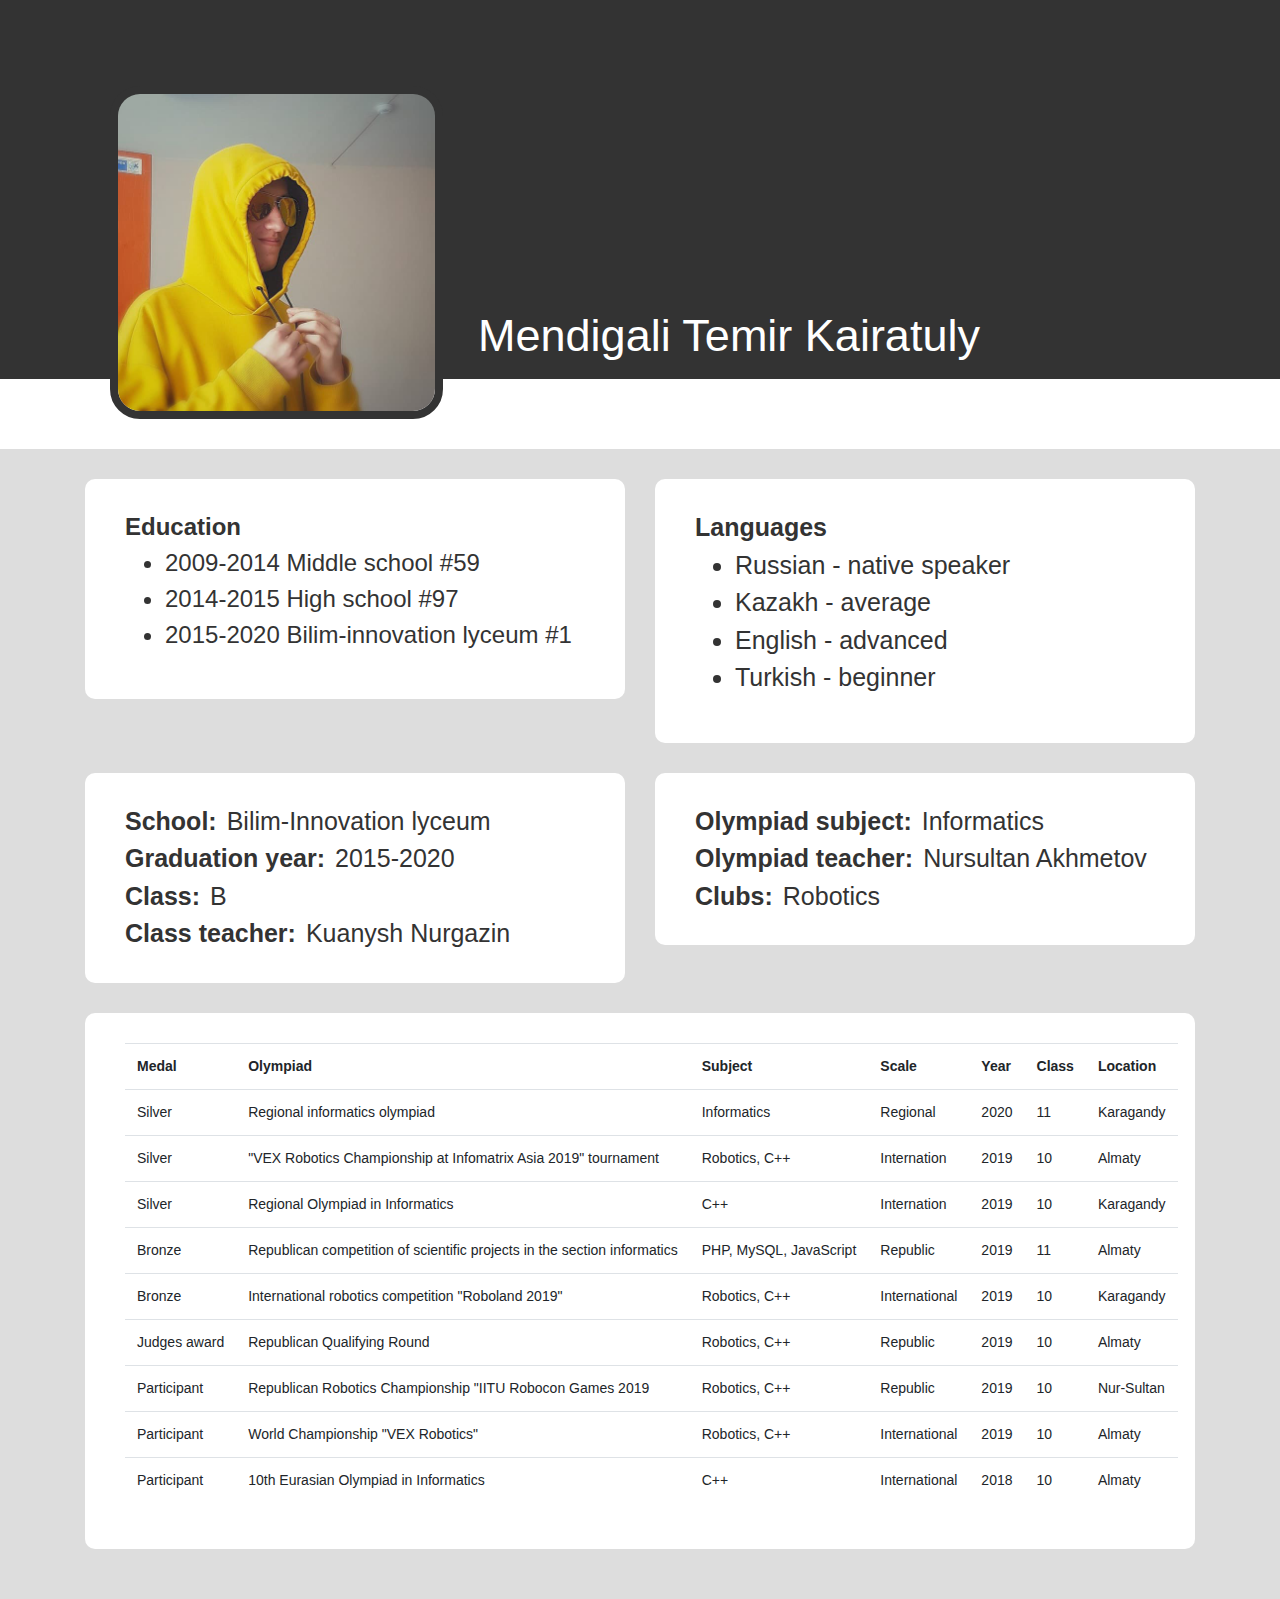
<file: index.html>
<!DOCTYPE html>
<html lang="en">
<head>
    <meta charset="UTF-8">
    <meta name="viewport" content="width=device-width , initial-scale=1">
    <link rel="stylesheet" type="text/css" href="css/bootstrap.min.css">
    <link rel="stylesheet" type="text/css" href="css/style.css">
    <link rel="shortcut icon" href="img/profile.svg" type="image/x-icon">
    <title>Temir Mendigali</title>
</head>
<body>
<header class="header">
    <div class="container">
        <div class="row">
            <div class="col-lg-10">
                <div class="profile_header_data">
                    <img src="img/temir.jpg" alt="User" class="profile_header_photo">
                    <div class="profile_header_name">
                        Mendigali Temir Kairatuly
                    </div>
                </div>
            </div>
        </div>
    </div>
</header>

<section class="education">
    <div class="container">
        <div class="row">
            <div class="col-lg-6">
                <div class="education_box" id="special">
                    <div class="box_item_list">
                        <div class="box_subtitle">Education</div>
                        <ul>
                            <li>2009-2014 Middle school #59</li>
                            <li>2014-2015 High school #97</li>
                            <li>2015-2020 Bilim-innovation lyceum #1</li>
                        </ul>
                    </div>
                </div>
            </div>
            <div class="col-lg-6">
                <div class="education_box">
                    <div class="box_item_list">
                        <div class="box_subtitle">Languages</div>
                        <ul>
                            <li>Russian - native speaker</li>
                            <li>Kazakh - average</li>
                            <li>English - advanced</li>
                            <li>Turkish - beginner</li>
                        </ul>
                    </div>
                </div>
            </div>
            <div class="col-lg-6">
                <div class="education_box">
                    <div class="box_item">
                        <div class="box_subtitle">School:</div>
                        <div class="box_text">Bilim-Innovation lyceum</div>
                    </div>
                    <div class="box_item">
                        <div class="box_subtitle">Graduation year:</div>
                        <div class="box_text">2015-2020</div>
                    </div>
                    <div class="box_item">
                        <div class="box_subtitle">Class:</div>
                        <div class="box_text">B</div>
                    </div>
                    <div class="box_item">
                        <div class="box_subtitle">Class teacher:</div>
                        <div class="box_text">Kuanysh Nurgazin</div>
                    </div>
                </div>
            </div>
            <div class="col-lg-6">
                <div class="education_box">
                    <div class="box_item">
                        <div class="box_subtitle">Olympiad subject:</div>
                        <div class="box_text">Informatics</div>
                    </div>
                    <div class="box_item">
                        <div class="box_subtitle">Olympiad teacher:</div>
                        <div class="box_text">Nursultan Akhmetov</div>
                    </div>
                    <div class="box_item">
                        <div class="box_subtitle">Clubs:</div>
                        <div class="box_text">Robotics</div>
                    </div>
                </div>
            </div>
        </div>
    </div>
</section>

<section class="achievements">
    <div class="container">
        <div class="row">
            <div class="col-lg-12">
                <div class="a_box">
                    <table class="table">
                        <tr>
                            <th>Medal</th>
                            <th>Olympiad</th>
                            <th>Subject</th>
                            <th>Scale</th>
                            <th>Year</th>
                            <th>Class</th>
                            <th>Location</th>
                        </tr>
                        <tr>
                            <td>Silver</td>
                            <td>Regional informatics olympiad</td>
                            <td>Informatics</td>
                            <td>Regional</td>
                            <td>2020</td>
                            <td>11</td>
                            <td>Karagandy</td>
                        </tr>
                        <tr>
                            <td>Silver</td>
                            <td>"VEX Robotics Championship at Infomatrix Asia 2019" tournament</td>
                            <td>Robotics, C++</td>
                            <td>Internation</td>
                            <td>2019</td>
                            <td>10</td>
                            <td>Almaty</td>
                        </tr>
                        <tr>
                            <td>Silver</td>
                            <td>Regional Olympiad in Informatics</td>
                            <td>C++</td>
                            <td>Internation</td>
                            <td>2019</td>
                            <td>10</td>
                            <td>Karagandy</td>
                        </tr>
                        <tr>
                            <td>Bronze</td>
                            <td>Republican competition of scientific projects in the section informatics</td>
                            <td>PHP, MySQL, JavaScript</td>
                            <td>Republic</td>
                            <td>2019</td>
                            <td>11</td>
                            <td>Almaty</td>
                        </tr>
                        <tr>
                            <td>Bronze</td>
                            <td>International robotics competition "Roboland 2019"</td>
                            <td>Robotics, C++</td>
                            <td>International</td>
                            <td>2019</td>
                            <td>10</td>
                            <td>Karagandy</td>
                        </tr>
                        <tr>
                            <td>Judges award</td>
                            <td>Republican Qualifying Round</td>
                            <td>Robotics, C++</td>
                            <td>Republic</td>
                            <td>2019</td>
                            <td>10</td>
                            <td>Almaty</td>
                        </tr>
                        <tr>
                            <td>Participant</td>
                            <td>Republican Robotics Championship "IITU Robocon Games 2019</td>
                            <td>Robotics, C++</td>
                            <td>Republic</td>
                            <td>2019</td>
                            <td>10</td>
                            <td>Nur-Sultan</td>
                        </tr>

                        <tr>
                            <td>Participant</td>
                            <td>World Championship "VEX Robotics"</td>
                            <td>Robotics, C++</td>
                            <td>International</td>
                            <td>2019</td>
                            <td>10</td>
                            <td>Almaty</td>
                        </tr>
                        <tr>
                            <td>Participant</td>
                            <td>10th Eurasian Olympiad in Informatics</td>
                            <td>C++</td>
                            <td>International</td>
                            <td>2018</td>
                            <td>10</td>
                            <td>Almaty</td>
                        </tr>
                    </table>
                </div>
            </div>
        </div>
    </div>
</section>


</body>
</html>
</file>
<file: css/style.css>
body {
    margin: 0;

    font-family: 'Roboto', sans-serif;
    color: #333;
    line-height: 1.5;

    background: #ddd;
}

*,
* after,
* before {
    box-sizing: border-box;
}

h1, h2, h3, h4, h5, h6 {
    margin: 0;
}

/* Profile */
.header {
    background: #333;
    color: #fff;

    width: 100%;
    height: 100%;
}

/* Profile header data */
.profile_header_data {
    display: flex;
    justify-content: center;
    align-items: flex-end;

    width: 100%;

    margin-top: 5%;
}

.profile_header_photo {
    width: 333px;
    height: 333px;

    border: 8px solid #333;
    border-radius: 30px;

    transform: translateY(40px);
}

.profile_header_name {
    font-size: 45px;

    margin-left: 35px;
    margin-bottom: 10px;
}

/* Header white bottom */
.header:after {
    display: block;

    content: "";

    width: 100%;
    height: 70px;

    background: #fff;
}

/* Education */
.education_box {
    background: #fff;
    border-radius: 10px;

    width: 100%;

    padding: 30px 40px;
    margin-top: 30px;

    font-size: 25px;
}

/* Box item */
.box_item {
    display: flex;
}

#special {
    font-size: 24px;
}

.box_subtitle {
    font-weight: 700;

    margin-right: 10px;
}

/* Title */
.title {
    width: 100%;

    font-size: 35px;
    font-weight: 700;
}

/* Achievements */
.achievements {
    margin-top: 30px;
    margin-bottom: 50px;
}

.a_box {
    background: #fff;
    border-radius: 10px;

    padding: 30px 40px;

    overflow: auto;
}

.table {
    font-size: 14px;
    vertical-align: top;
    overflow-x: auto;
    white-space: nowrap;
    -webkit-overflow-scrolling: touch;
}
</file>
